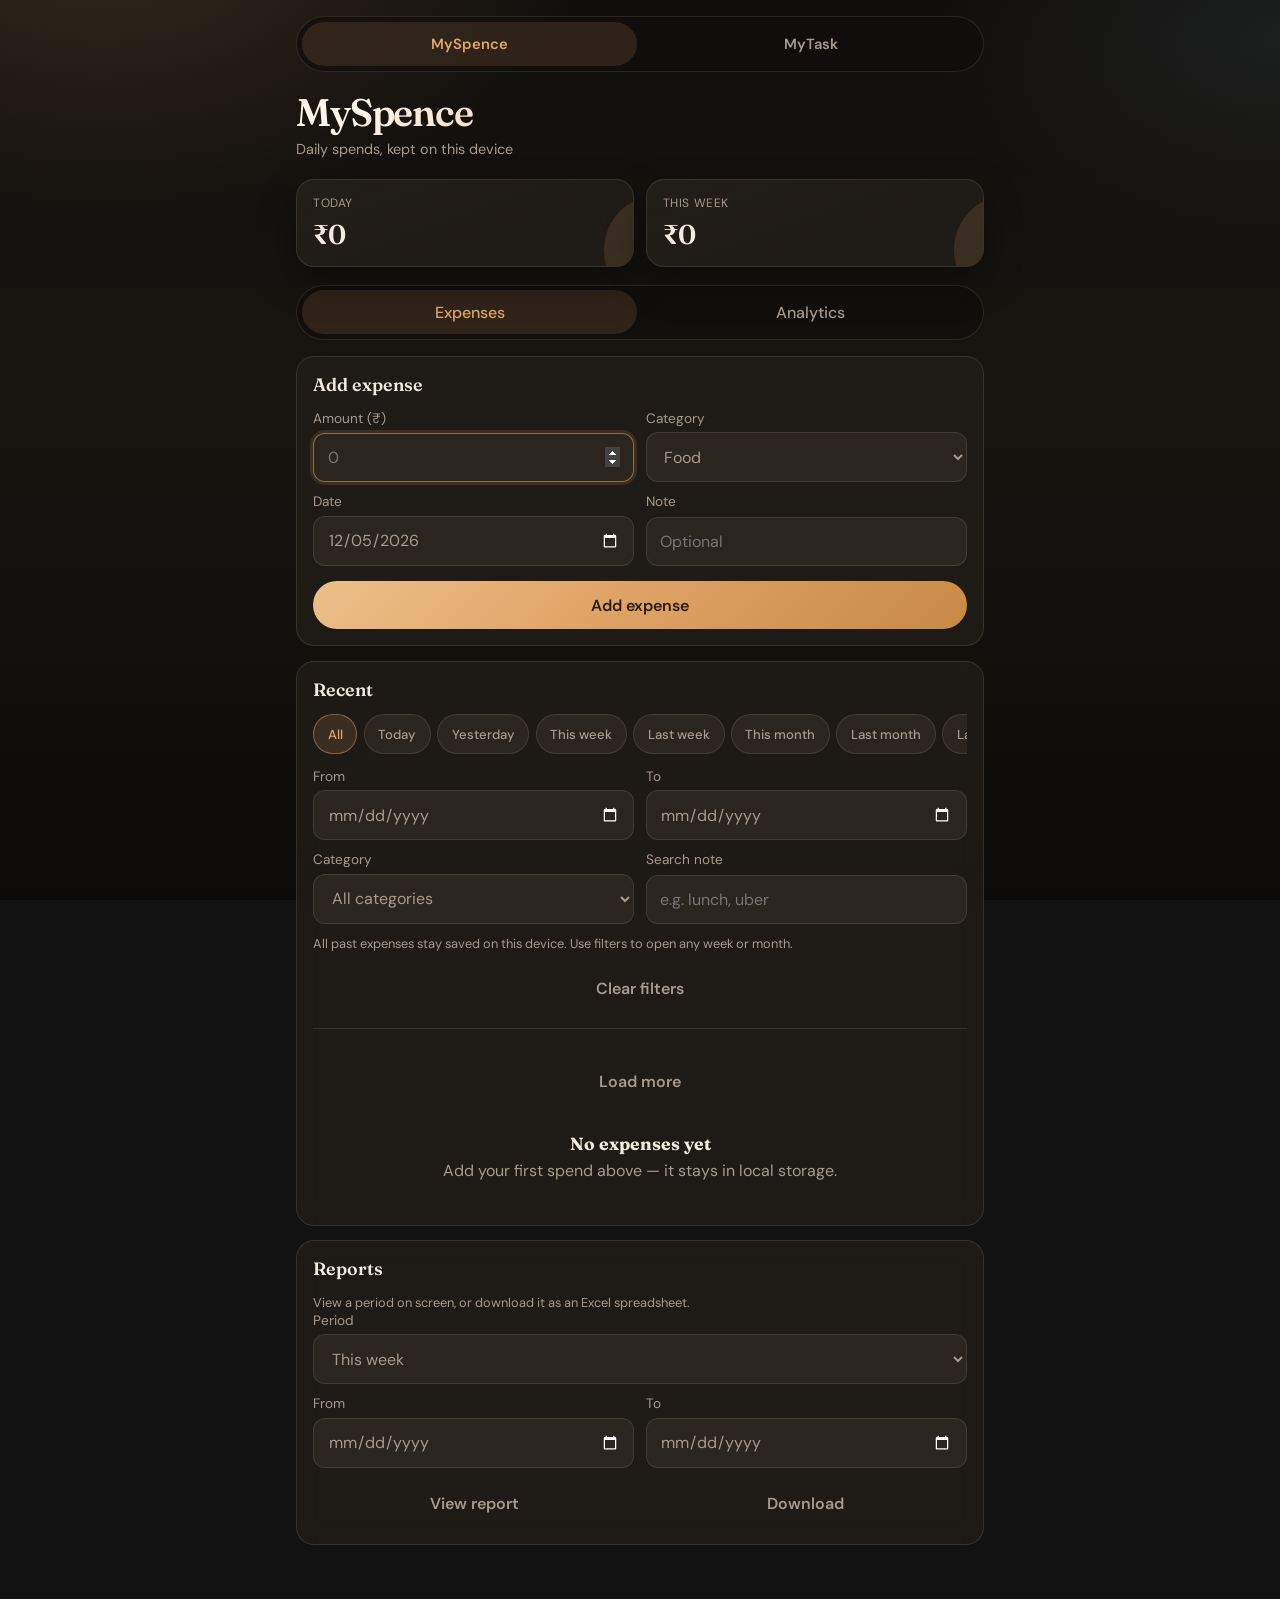
<file: index.html>
<!doctype html>
<html lang="en">
  <head>
    <meta charset="UTF-8" />
    <meta name="viewport" content="width=device-width, initial-scale=1.0, viewport-fit=cover" />
    <meta name="theme-color" content="#100e0c" />
    <meta name="apple-mobile-web-app-capable" content="yes" />
    <meta name="mobile-web-app-capable" content="yes" />
    <meta name="description" content="MySpence — simple local expense tracking" />
    <link rel="icon" href="favicon.svg" type="image/svg+xml" />
    <link rel="icon" href="icon.jpg" type="image/jpeg" />
    <link rel="apple-touch-icon" href="icon.jpg" />
    <link rel="preconnect" href="https://fonts.googleapis.com" />
    <link rel="preconnect" href="https://fonts.gstatic.com" crossorigin />
    <link href="https://fonts.googleapis.com/css2?family=DM+Sans:ital,opsz,wght@0,9..40,400;0,9..40,500;0,9..40,600;0,9..40,700&family=Fraunces:opsz,wght@9..144,500;9..144,600;9..144,700&display=swap" rel="stylesheet" />
    <link rel="stylesheet" href="styles.css" />
    <title>MySpence</title>
  </head>
  <body>
    <div class="app">
      <nav class="app-switch" aria-label="Apps">
        <a class="app-switch-link active" href="index.html">MySpence</a>
        <a class="app-switch-link" href="mytask.html">MyTask</a>
      </nav>

      <header class="brand-bar">
        <div>
          <h1 class="brand">MySpence</h1>
          <p class="brand-tag">Daily spends, kept on this device</p>
        </div>
      </header>

      <div class="summary-grid">
        <div class="summary-card">
          <p class="summary-label">Today</p>
          <p class="summary-value" id="todayTotal">₹0</p>
        </div>
        <div class="summary-card">
          <p class="summary-label">This week</p>
          <p class="summary-value" id="weekTotal">₹0</p>
        </div>
      </div>

      <nav class="tabs" aria-label="Views">
        <button type="button" class="tab active" data-tab="home">Expenses</button>
        <button type="button" class="tab" data-tab="analytics">Analytics</button>
      </nav>

      <section id="homeView">
        <div class="panel">
          <h2>Add expense</h2>
          <form class="form-grid" id="expenseForm">
            <div class="form-row">
              <label>
                Amount (₹)
                <input type="number" id="amount" inputmode="decimal" min="0" step="0.01" placeholder="0" required autofocus />
              </label>
              <label>
                Category
                <select id="category">
                  <option>Food</option>
                  <option>Transport</option>
                  <option>Shopping</option>
                  <option>Bills</option>
                  <option>Health</option>
                  <option>Entertainment</option>
                  <option>Other</option>
                </select>
              </label>
            </div>
            <div class="form-row">
              <label>
                Date
                <input type="date" id="date" required />
              </label>
              <label>
                Note
                <input type="text" id="note" placeholder="Optional" maxlength="80" />
              </label>
            </div>
            <button type="submit" class="btn btn-primary">Add expense</button>
          </form>
        </div>

        <div class="panel">
          <div class="panel-head">
            <h2>Recent</h2>
            <p class="filter-total" id="filterTotal"></p>
          </div>

          <div class="filters" id="filters">
            <div class="filter-presets" role="group" aria-label="Date presets">
              <button type="button" class="chip active" data-preset="all">All</button>
              <button type="button" class="chip" data-preset="today">Today</button>
              <button type="button" class="chip" data-preset="yesterday">Yesterday</button>
              <button type="button" class="chip" data-preset="week">This week</button>
              <button type="button" class="chip" data-preset="lastWeek">Last week</button>
              <button type="button" class="chip" data-preset="month">This month</button>
              <button type="button" class="chip" data-preset="lastMonth">Last month</button>
              <button type="button" class="chip" data-preset="last30">Last 30 days</button>
            </div>

            <div class="form-row">
              <label>
                From
                <input type="date" id="filterFrom" />
              </label>
              <label>
                To
                <input type="date" id="filterTo" />
              </label>
            </div>

            <div class="form-row">
              <label>
                Category
                <select id="filterCategory">
                  <option value="all">All categories</option>
                  <option>Food</option>
                  <option>Transport</option>
                  <option>Shopping</option>
                  <option>Bills</option>
                  <option>Health</option>
                  <option>Entertainment</option>
                  <option>Other</option>
                </select>
              </label>
              <label>
                Search note
                <input type="search" id="filterSearch" placeholder="e.g. lunch, uber" maxlength="80" />
              </label>
            </div>

            <p class="filter-hint">All past expenses stay saved on this device. Use filters to open any week or month.</p>
            <button type="button" class="btn btn-secondary" id="clearFilters">Clear filters</button>
          </div>

          <ul class="expense-list" id="expenseList"></ul>
          <button type="button" class="btn btn-secondary load-more" id="loadMore" hidden>Load more</button>
          <div class="empty" id="emptyState" hidden>
            <strong>No expenses yet</strong>
            Add your first spend above — it stays in local storage.
          </div>
          <div class="empty" id="filterEmpty" hidden>
            <strong>No matches</strong>
            Try another date range, category, or search.
          </div>
        </div>
      </section>

      <section id="analyticsView" class="panel" hidden>
        <h2>Analytics</h2>
        <p class="mood" id="monthlyMood" hidden></p>
        <div class="analytics-block">
          <p class="summary-label">Last 7 days</p>
          <div class="bar-chart" id="barChart" aria-label="Daily spend chart"></div>
        </div>
        <div class="analytics-block">
          <p class="summary-label">This week by category</p>
          <div class="cat-rows" id="catRows"></div>
          <div class="empty" id="catEmpty" hidden>
            <strong>Nothing this week</strong>
            Add a few expenses to see where money goes.
          </div>
        </div>
        <p class="insight" id="insight" hidden></p>
      </section>

      <section class="panel">
        <h2>Reports</h2>
        <p class="filter-hint">View a period on screen, or download it as an Excel spreadsheet.</p>
        <label>
          Period
          <select id="reportPeriod">
            <option value="week">This week</option>
            <option value="lastWeek">Last week</option>
            <option value="month">This month</option>
            <option value="lastMonth">Last month</option>
            <option value="year">This year</option>
            <option value="custom">Custom range</option>
          </select>
        </label>
        <div class="form-row" id="reportCustom" hidden style="margin-top:0.7rem">
          <label>
            From
            <input type="date" id="reportFrom" />
          </label>
          <label>
            To
            <input type="date" id="reportTo" />
          </label>
        </div>
        <div class="actions-row" style="margin-top:0.75rem">
          <button type="button" class="btn btn-secondary" id="viewReport" style="margin-top:0">View report</button>
          <button type="button" class="btn btn-secondary" id="exportExcel" style="margin-top:0">Download</button>
        </div>
        <div class="report-view" id="reportView" hidden></div>
      </section>
    </div>
    <script src="app.js"></script>
  </body>
</html>
</file>
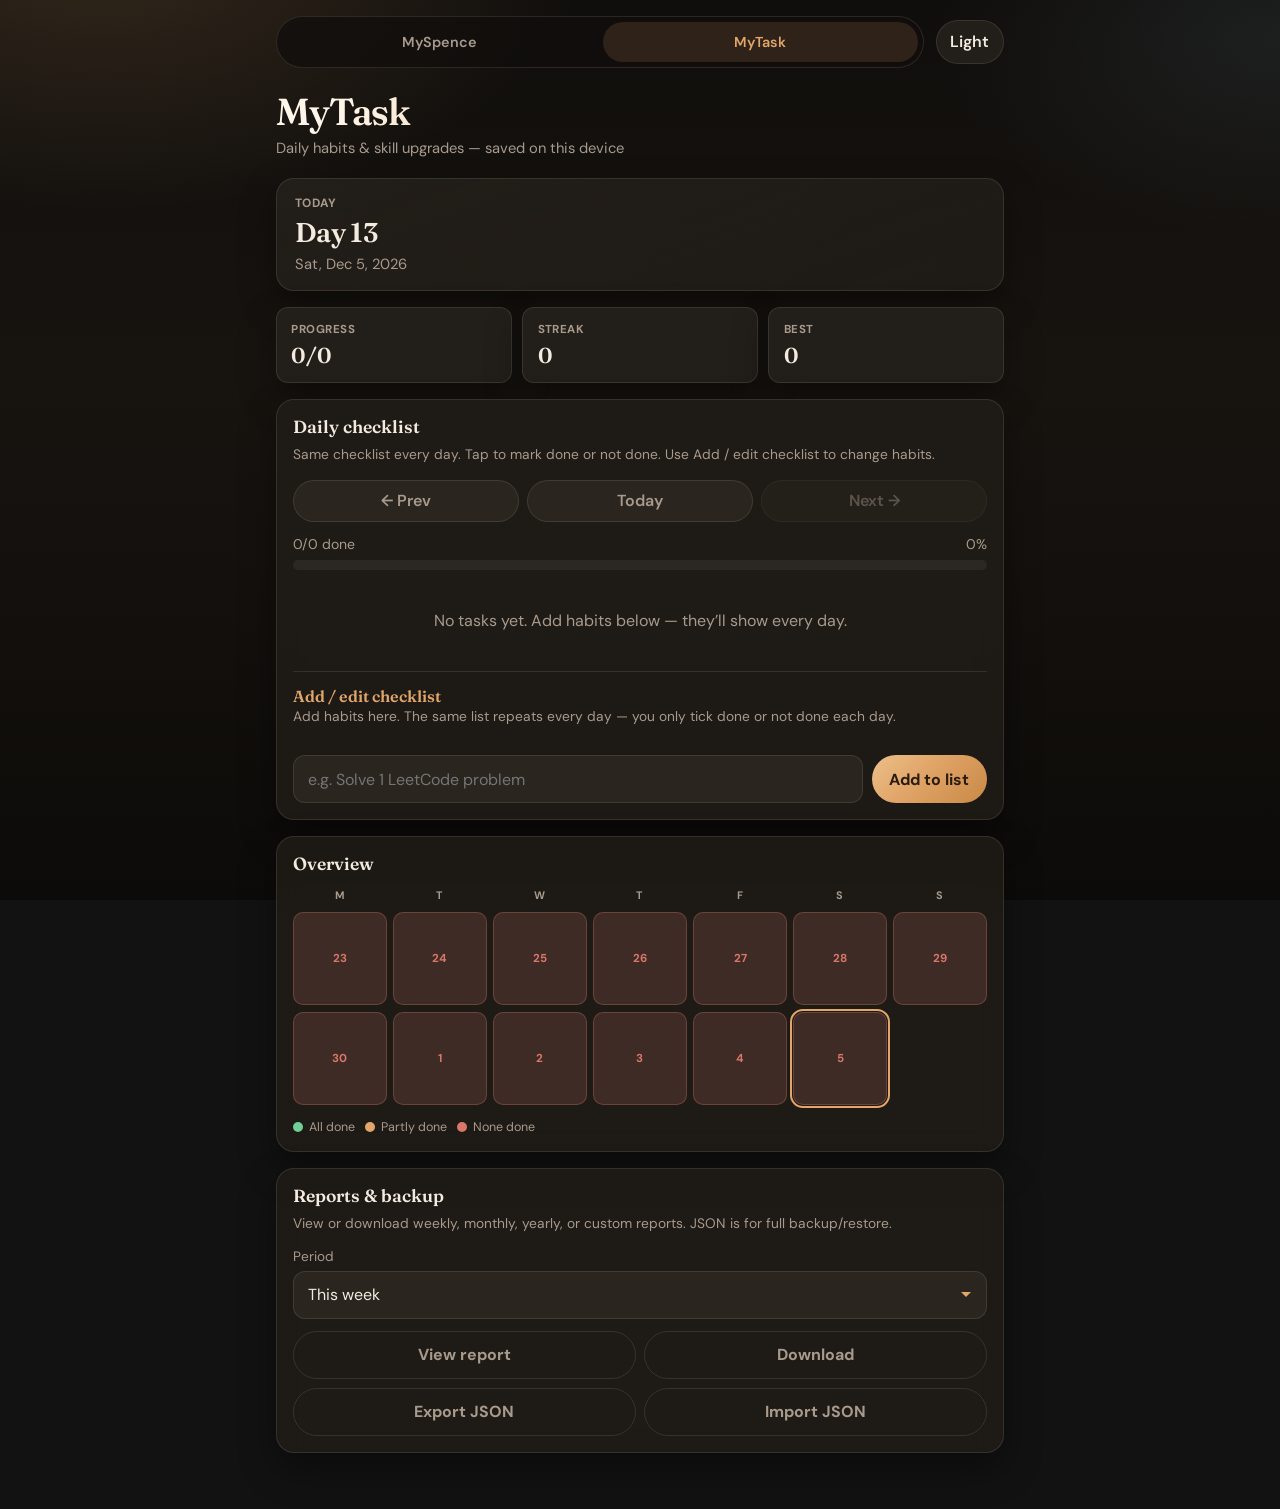
<file: mytask.html>
<!doctype html>
<html lang="en">
  <head>
    <meta charset="UTF-8" />
    <meta name="viewport" content="width=device-width, initial-scale=1.0, viewport-fit=cover" />
    <meta name="theme-color" content="#100e0c" />
    <meta name="description" content="MyTask — daily habit and skill-upgrade tracker" />
    <link rel="preconnect" href="https://fonts.googleapis.com" />
    <link rel="preconnect" href="https://fonts.gstatic.com" crossorigin />
    <link href="https://fonts.googleapis.com/css2?family=DM+Sans:ital,opsz,wght@0,9..40,400;0,9..40,500;0,9..40,600;0,9..40,700&family=Fraunces:opsz,wght@9..144,500;9..144,600;9..144,700&display=swap" rel="stylesheet" />
    <link rel="stylesheet" href="mytask.css" />
    <title>MyTask</title>
  </head>
  <body>
    <div class="app">
      <div class="topbar">
        <nav class="app-switch" aria-label="Apps">
          <a class="app-switch-link" href="index.html">MySpence</a>
          <a class="app-switch-link active" href="mytask.html">MyTask</a>
        </nav>
        <button type="button" class="icon-btn" id="themeToggle" aria-label="Toggle theme">Theme</button>
      </div>

      <header>
        <h1 class="brand">MyTask</h1>
        <p class="brand-tag">Daily habits &amp; skill upgrades — saved on this device</p>
      </header>

      <section class="day-banner">
        <p class="day-label" id="dayLabel">Tracking</p>
        <h2 class="day-title" id="dayTitle">—</h2>
        <p class="day-sub" id="daySub"></p>
      </section>

      <div id="mainApp">
        <div class="stats" id="statsRow">
          <div class="stat-card">
            <p class="stat-label">Progress</p>
            <p class="stat-value" id="progressStat">0/0</p>
          </div>
          <div class="stat-card">
            <p class="stat-label">Streak</p>
            <p class="stat-value" id="streakStat">0</p>
          </div>
          <div class="stat-card">
            <p class="stat-label">Best</p>
            <p class="stat-value" id="bestStat">0</p>
          </div>
        </div>

        <section class="panel">
          <div class="panel-head">
            <h2 id="listHeading">Daily checklist</h2>
          </div>
          <p class="list-hint" id="listHint">Same checklist every day. Tap to mark done or not done. Day 1 starts 23 Nov 2026.</p>

          <div class="nav-day" id="navDay">
            <button type="button" id="prevDay">← Prev</button>
            <button type="button" id="todayBtn">Today</button>
            <button type="button" id="nextDay">Next →</button>
          </div>

          <div class="progress-wrap" id="progressWrap">
            <div class="progress-meta">
              <span id="progressText">0/0 done</span>
              <span id="progressPct">0%</span>
            </div>
            <div class="progress-track">
              <div class="progress-fill" id="progressFill"></div>
            </div>
          </div>

          <ul class="task-list" id="taskList"></ul>
          <div class="empty" id="emptyTasks" hidden>No tasks yet. Add habits below — they’ll show every day.</div>

          <div class="manage always-open" id="manageTasks">
            <h3 class="manage-title">Add / edit checklist</h3>
            <p class="list-hint">Add habits here. The same list repeats every day — you only tick done or not done each day.</p>
            <ul class="task-list manage-list" id="manageList"></ul>
            <form class="add-row" id="addForm">
              <input
                type="text"
                id="taskInput"
                placeholder="e.g. Solve 1 LeetCode problem"
                maxlength="120"
                required
                autocomplete="off"
              />
              <button type="submit" class="btn btn-primary">Add to list</button>
            </form>
          </div>
        </section>

        <section class="panel" id="overviewPanel">
          <h2>Overview</h2>
          <div class="calendar" id="calendar" aria-label="Day overview calendar"></div>
          <div class="legend">
            <span><i class="dot done"></i> All done</span>
            <span><i class="dot partial"></i> Partly done</span>
            <span><i class="dot missed"></i> None done</span>
          </div>
        </section>

        <section class="panel">
          <h2>Reports &amp; backup</h2>
          <p class="list-hint">View or download weekly, monthly, yearly, or custom reports. JSON is for full backup/restore.</p>
          <label>
            Period
            <select id="reportPeriod">
              <option value="week">This week</option>
              <option value="lastWeek">Last week</option>
              <option value="month">This month</option>
              <option value="lastMonth">Last month</option>
              <option value="year">This year</option>
              <option value="custom">Custom range</option>
            </select>
          </label>
          <div class="form-row" id="reportCustom" hidden style="margin-top:0.7rem">
            <label>
              From
              <input type="date" id="reportFrom" />
            </label>
            <label>
              To
              <input type="date" id="reportTo" />
            </label>
          </div>
          <div class="actions-row" style="margin-top:0.75rem">
            <button type="button" class="btn btn-secondary" id="viewReportBtn" style="margin-top:0">View report</button>
            <button type="button" class="btn btn-secondary" id="exportExcelBtn" style="margin-top:0">Download</button>
          </div>
          <div class="report-view" id="reportView" hidden></div>
          <div class="actions-row" style="margin-top:0.55rem">
            <button type="button" class="btn btn-secondary" id="exportBtn" style="margin-top:0">Export JSON</button>
            <button type="button" class="btn btn-secondary" id="importBtn" style="margin-top:0">Import JSON</button>
          </div>
          <input type="file" id="importFile" accept="application/json,.json" hidden />
        </section>
      </div>
    </div>

    <script src="mytask.js"></script>
  </body>
</html>
</file>
<file: styles.css>
:root {
  --bg-deep: #100e0c;
  --bg: #171410;
  --bg-elevated: #221e19;
  --bg-soft: #2a251f;
  --line: rgba(232, 214, 190, 0.12);
  --text: #f4ebe0;
  --text-muted: #a89a8c;
  --accent: #e2a66a;
  --accent-soft: rgba(226, 166, 106, 0.14);
  --accent-strong: #c88945;
  --accent-ink: #2a1c0f;
  --danger: #d9786a;
  --danger-soft: rgba(217, 120, 106, 0.14);
  --radius: 18px;
  --radius-sm: 12px;
  --shadow: 0 16px 36px rgba(0, 0, 0, 0.38);
  --font: 'DM Sans', system-ui, sans-serif;
  --display: 'Fraunces', Georgia, serif;
  --safe-bottom: env(safe-area-inset-bottom, 0px);
  --safe-top: env(safe-area-inset-top, 0px);
  color-scheme: dark;
}

*,
*::before,
*::after {
  box-sizing: border-box;
}

html {
  -webkit-text-size-adjust: 100%;
}

html,
body {
  min-height: 100%;
}

body {
  margin: 0;
  font-family: var(--font);
  color: var(--text);
  background:
    radial-gradient(900px 520px at 8% -8%, rgba(226, 166, 106, 0.18), transparent 55%),
    radial-gradient(720px 420px at 100% 4%, rgba(120, 148, 168, 0.12), transparent 48%),
    linear-gradient(180deg, var(--bg-deep), var(--bg) 42%, #0d0b09);
  background-attachment: fixed;
  -webkit-font-smoothing: antialiased;
}

button,
input,
select {
  font: inherit;
  color: inherit;
}

button {
  cursor: pointer;
  -webkit-tap-highlight-color: transparent;
  touch-action: manipulation;
}

.app {
  width: min(720px, 100%);
  margin: 0 auto;
  padding: calc(1rem + var(--safe-top)) 1rem calc(2.5rem + var(--safe-bottom));
}

.app-switch {
  display: flex;
  gap: 0.35rem;
  margin-bottom: 1rem;
  padding: 0.3rem;
  border-radius: 999px;
  background: rgba(16, 14, 12, 0.75);
  border: 1px solid var(--line);
}

.app-switch-link {
  flex: 1;
  text-align: center;
  text-decoration: none;
  color: var(--text-muted);
  padding: 0.65rem 0.7rem;
  min-height: 44px;
  border-radius: 999px;
  font-weight: 600;
  font-size: 0.92rem;
  display: inline-flex;
  align-items: center;
  justify-content: center;
}

.app-switch-link.active {
  background: var(--accent-soft);
  color: var(--accent);
}

.app-switch-link:hover:not(.active) {
  color: var(--text);
}

.brand-bar {
  margin-bottom: 1.25rem;
  animation: rise 0.5s ease both;
}

.brand {
  font-family: var(--display);
  font-size: clamp(1.9rem, 7vw, 2.4rem);
  font-weight: 600;
  letter-spacing: -0.03em;
  margin: 0;
  background: linear-gradient(120deg, #fff6ea 10%, var(--accent) 75%);
  -webkit-background-clip: text;
  background-clip: text;
  color: transparent;
}

.brand-tag {
  margin: 0.2rem 0 0;
  color: var(--text-muted);
  font-size: 0.9rem;
  line-height: 1.4;
  max-width: 28ch;
}

.summary-grid {
  display: grid;
  grid-template-columns: 1fr 1fr;
  gap: 0.7rem;
  margin-bottom: 1.1rem;
}

.summary-card {
  position: relative;
  overflow: hidden;
  border: 1px solid var(--line);
  border-radius: var(--radius);
  background: linear-gradient(160deg, var(--bg-elevated), rgba(34, 30, 25, 0.72));
  padding: 0.95rem 1rem;
  box-shadow: var(--shadow);
  animation: rise 0.55s ease both;
  min-width: 0;
}

.summary-card:nth-child(2) {
  animation-delay: 0.06s;
}

.summary-card::after {
  content: '';
  position: absolute;
  inset: auto -24% -45% auto;
  width: 110px;
  height: 110px;
  border-radius: 50%;
  background: var(--accent-soft);
}

.summary-label {
  position: relative;
  z-index: 1;
  margin: 0;
  color: var(--text-muted);
  font-size: 0.75rem;
  letter-spacing: 0.05em;
  text-transform: uppercase;
}

.summary-value {
  position: relative;
  z-index: 1;
  margin: 0.35rem 0 0;
  font-family: var(--display);
  font-size: clamp(1.25rem, 5.5vw, 1.7rem);
  font-weight: 600;
  letter-spacing: -0.02em;
  word-break: break-word;
}

.panel {
  border: 1px solid var(--line);
  border-radius: var(--radius);
  background: rgba(34, 30, 25, 0.78);
  backdrop-filter: blur(12px);
  padding: 1rem;
  margin-bottom: 0.9rem;
  animation: rise 0.6s ease both;
}

.panel h2 {
  margin: 0 0 0.85rem;
  font-family: var(--display);
  font-size: 1.12rem;
  font-weight: 600;
}

.panel-head {
  display: flex;
  align-items: baseline;
  justify-content: space-between;
  gap: 0.6rem;
  margin-bottom: 0.85rem;
  flex-wrap: wrap;
}

.panel-head h2 {
  margin: 0;
}

.filter-total {
  margin: 0;
  color: var(--text-muted);
  font-size: 0.82rem;
  font-variant-numeric: tabular-nums;
}

.filters {
  display: grid;
  gap: 0.7rem;
  margin-bottom: 1rem;
  padding-bottom: 1rem;
  border-bottom: 1px solid var(--line);
}

.filter-presets {
  display: flex;
  gap: 0.4rem;
  overflow-x: auto;
  padding-bottom: 0.15rem;
  scrollbar-width: none;
  -webkit-overflow-scrolling: touch;
}

.filter-presets::-webkit-scrollbar {
  display: none;
}

.chip {
  flex: 0 0 auto;
  border: 1px solid var(--line);
  border-radius: 999px;
  background: var(--bg-soft);
  color: var(--text-muted);
  padding: 0.5rem 0.85rem;
  min-height: 40px;
  font-size: 0.82rem;
  font-weight: 500;
  transition: background 0.15s ease, color 0.15s ease, border-color 0.15s ease;
}

.chip:hover {
  color: var(--text);
  border-color: rgba(226, 166, 106, 0.4);
}

.chip.active {
  background: var(--accent-soft);
  border-color: rgba(226, 166, 106, 0.45);
  color: var(--accent);
}

.btn-secondary {
  width: 100%;
  min-height: 44px;
  background: transparent;
  border: 1px solid var(--line);
  color: var(--text-muted);
}

.btn-secondary:hover {
  color: var(--text);
  border-color: rgba(226, 166, 106, 0.4);
  background: var(--accent-soft);
}

.filter-hint {
  margin: 0;
  color: var(--text-muted);
  font-size: 0.8rem;
  line-height: 1.4;
}

.load-more {
  margin-top: 0.75rem;
}

.actions-row {
  display: grid;
  grid-template-columns: 1fr 1fr;
  gap: 0.55rem;
}

.report-view {
  margin-top: 1rem;
  padding-top: 1rem;
  border-top: 1px solid var(--line);
}

.report-summary {
  display: grid;
  grid-template-columns: repeat(3, minmax(0, 1fr));
  gap: 0.55rem;
  margin-bottom: 0.85rem;
}

.report-summary .stat-card {
  padding: 0.7rem 0.75rem;
  border-radius: var(--radius-sm);
  background: var(--bg-soft);
  border: 1px solid var(--line);
}

.report-summary .stat-label {
  margin: 0;
  color: var(--text-muted);
  font-size: 0.7rem;
  letter-spacing: 0.04em;
  text-transform: uppercase;
  font-weight: 700;
}

.report-summary .stat-value {
  margin: 0.25rem 0 0;
  font-family: var(--display);
  font-size: 1.05rem;
  font-weight: 600;
}

.report-table-wrap {
  overflow-x: auto;
  -webkit-overflow-scrolling: touch;
}

.report-table {
  width: 100%;
  border-collapse: collapse;
  font-size: 0.85rem;
}

.report-table th,
.report-table td {
  text-align: left;
  padding: 0.55rem 0.45rem;
  border-bottom: 1px solid var(--line);
  vertical-align: top;
}

.report-table th {
  color: var(--text-muted);
  font-size: 0.72rem;
  letter-spacing: 0.04em;
  text-transform: uppercase;
}

.report-empty {
  text-align: center;
  color: var(--text-muted);
  padding: 1rem 0.5rem;
}

@media (max-width: 560px) {
  .report-summary {
    grid-template-columns: 1fr;
  }
}

.form-grid {
  display: grid;
  gap: 0.7rem;
}

.form-row {
  display: grid;
  grid-template-columns: 1fr 1fr;
  gap: 0.7rem;
}

label {
  display: grid;
  gap: 0.35rem;
  font-size: 0.85rem;
  color: var(--text-muted);
}

input,
select {
  width: 100%;
  border: 1px solid var(--line);
  border-radius: var(--radius-sm);
  background: var(--bg-soft);
  padding: 0.78rem 0.85rem;
  min-height: 48px;
  font-size: 16px;
  outline: none;
  transition: border-color 0.15s ease, box-shadow 0.15s ease;
}

input:focus,
select:focus {
  border-color: rgba(226, 166, 106, 0.55);
  box-shadow: 0 0 0 3px var(--accent-soft);
}

.btn {
  display: inline-flex;
  align-items: center;
  justify-content: center;
  border: none;
  border-radius: 999px;
  padding: 0.8rem 1.15rem;
  min-height: 48px;
  font-weight: 600;
  transition: transform 0.15s ease, background 0.15s ease;
}

.btn:active {
  transform: scale(0.98);
}

.btn-primary {
  background: linear-gradient(135deg, #ebc08a, var(--accent) 40%, var(--accent-strong));
  color: var(--accent-ink);
  width: 100%;
  margin-top: 0.25rem;
}

.btn-ghost {
  background: transparent;
  color: var(--text-muted);
  padding: 0.45rem 0.65rem;
  min-height: 40px;
  border-radius: 10px;
}

.btn-ghost:hover {
  color: var(--danger);
  background: var(--danger-soft);
}

.tabs {
  display: flex;
  gap: 0.35rem;
  margin-bottom: 1rem;
  padding: 0.3rem;
  border-radius: 999px;
  background: rgba(16, 14, 12, 0.75);
  border: 1px solid var(--line);
}

.tab {
  flex: 1;
  border: none;
  border-radius: 999px;
  background: transparent;
  color: var(--text-muted);
  padding: 0.7rem 0.65rem;
  min-height: 44px;
  font-weight: 500;
}

.tab.active {
  background: var(--accent-soft);
  color: var(--accent);
}

.expense-list {
  list-style: none;
  margin: 0;
  padding: 0;
  display: grid;
  gap: 0.55rem;
}

.expense-item {
  display: grid;
  grid-template-columns: auto 1fr auto;
  gap: 0.7rem;
  align-items: center;
  padding: 0.85rem 0.85rem;
  border-radius: var(--radius-sm);
  background: var(--bg-soft);
  border: 1px solid transparent;
  animation: rise 0.35s ease both;
}

.expense-item:hover {
  border-color: var(--line);
}

.cat-dot {
  width: 10px;
  height: 10px;
  border-radius: 50%;
}

.expense-main {
  min-width: 0;
}

.expense-top {
  display: flex;
  align-items: baseline;
  justify-content: space-between;
  gap: 0.5rem;
}

.expense-cat {
  font-weight: 600;
  font-size: 0.95rem;
}

.expense-amount {
  font-weight: 700;
  font-variant-numeric: tabular-nums;
  color: var(--accent);
}

.expense-meta {
  margin-top: 0.2rem;
  color: var(--text-muted);
  font-size: 0.8rem;
  white-space: nowrap;
  overflow: hidden;
  text-overflow: ellipsis;
}

.empty {
  text-align: center;
  padding: 1.75rem 1rem;
  color: var(--text-muted);
}

.empty strong {
  display: block;
  color: var(--text);
  font-family: var(--display);
  font-size: 1.1rem;
  margin-bottom: 0.35rem;
}

.analytics-block {
  margin-bottom: 1.25rem;
}

.bar-chart {
  display: grid;
  grid-template-columns: repeat(7, minmax(0, 1fr));
  gap: 0.35rem;
  align-items: end;
  height: 140px;
  margin-top: 0.75rem;
}

.bar-col {
  display: grid;
  grid-template-rows: 1fr auto auto;
  gap: 0.25rem;
  height: 100%;
  align-items: end;
  text-align: center;
  min-width: 0;
}

.bar-track {
  height: 100%;
  display: flex;
  align-items: flex-end;
}

.bar {
  width: 100%;
  min-height: 4px;
  border-radius: 8px 8px 4px 4px;
  background: linear-gradient(180deg, #ebc08a, rgba(226, 166, 106, 0.3));
  transition: height 0.45s cubic-bezier(0.22, 1, 0.36, 1);
}

.bar-label {
  font-size: 0.65rem;
  color: var(--text-muted);
}

.bar-value {
  font-size: 0.62rem;
  color: var(--text);
  opacity: 0.85;
  font-variant-numeric: tabular-nums;
}

.cat-rows {
  display: grid;
  gap: 0.65rem;
  margin-top: 0.75rem;
}

.cat-row {
  display: grid;
  gap: 0.35rem;
}

.cat-row-head {
  display: flex;
  justify-content: space-between;
  gap: 0.5rem;
  font-size: 0.88rem;
}

.cat-row-head span:last-child {
  font-variant-numeric: tabular-nums;
  color: var(--text-muted);
  text-align: right;
}

.cat-track {
  height: 8px;
  border-radius: 999px;
  background: rgba(255, 255, 255, 0.06);
  overflow: hidden;
}

.cat-fill {
  height: 100%;
  border-radius: inherit;
  transition: width 0.5s cubic-bezier(0.22, 1, 0.36, 1);
}

.insight {
  margin-top: 1rem;
  padding: 0.85rem 0.95rem;
  border-radius: var(--radius-sm);
  background: var(--accent-soft);
  border: 1px solid rgba(226, 166, 106, 0.24);
  color: var(--text);
  font-size: 0.92rem;
  line-height: 1.45;
}

.insight em {
  font-style: normal;
  font-weight: 700;
  color: var(--accent);
}

.mood {
  margin: 0 0 1.15rem;
  padding: 0.95rem 1rem;
  border-radius: var(--radius-sm);
  background: linear-gradient(135deg, rgba(226, 166, 106, 0.16), rgba(122, 163, 196, 0.1));
  border: 1px solid rgba(226, 166, 106, 0.28);
  color: var(--text);
  font-family: var(--display);
  font-size: 1.05rem;
  font-weight: 500;
  line-height: 1.45;
  letter-spacing: -0.01em;
}

.mood em {
  font-style: normal;
  font-weight: 700;
  color: var(--accent);
}

.mood .mood-label {
  display: block;
  margin-bottom: 0.3rem;
  font-family: var(--font);
  font-size: 0.72rem;
  font-weight: 600;
  letter-spacing: 0.06em;
  text-transform: uppercase;
  color: var(--text-muted);
}

@keyframes rise {
  from {
    opacity: 0;
    transform: translateY(10px);
  }
  to {
    opacity: 1;
    transform: translateY(0);
  }
}

@media (max-width: 560px) {
  .app {
    padding-left: 0.85rem;
    padding-right: 0.85rem;
  }

  .form-row {
    grid-template-columns: 1fr;
  }

  .panel {
    padding: 0.9rem;
    border-radius: 16px;
  }

  .expense-item {
    grid-template-columns: auto 1fr;
    grid-template-areas:
      'dot main'
      'dot actions';
    row-gap: 0.35rem;
  }

  .expense-item .cat-dot {
    grid-area: dot;
    align-self: start;
    margin-top: 0.45rem;
  }

  .expense-item .expense-main {
    grid-area: main;
  }

  .expense-item .btn-ghost {
    grid-area: actions;
    justify-self: start;
    margin-left: 0;
  }

  .summary-grid {
    gap: 0.55rem;
  }

  .bar-chart {
    height: 120px;
    gap: 0.28rem;
  }
}

@media (max-width: 360px) {
  .summary-grid {
    grid-template-columns: 1fr;
  }
}

@media (prefers-reduced-motion: reduce) {
  *,
  *::before,
  *::after {
    animation: none !important;
    transition: none !important;
  }
}
</file>
<file: mytask.css>
:root,
[data-theme='dark'] {
  --bg-deep: #100e0c;
  --bg: #171410;
  --bg-elevated: #221e19;
  --bg-soft: #2a251f;
  --line: rgba(232, 214, 190, 0.12);
  --text: #f4ebe0;
  --text-muted: #a89a8c;
  --accent: #e2a66a;
  --accent-soft: rgba(226, 166, 106, 0.14);
  --accent-strong: #c88945;
  --accent-ink: #2a1c0f;
  --done: #6fcf97;
  --partial: #e2a66a;
  --missed: #d9786a;
  --danger: #d9786a;
  --danger-soft: rgba(217, 120, 106, 0.14);
  --shadow: 0 16px 36px rgba(0, 0, 0, 0.38);
  --radius: 18px;
  --radius-sm: 12px;
  --font: 'DM Sans', system-ui, sans-serif;
  --display: 'Fraunces', Georgia, serif;
  --safe-bottom: env(safe-area-inset-bottom, 0px);
  --safe-top: env(safe-area-inset-top, 0px);
  color-scheme: dark;
}

[data-theme='light'] {
  --bg-deep: #f3ebe1;
  --bg: #f7f1ea;
  --bg-elevated: #fffaf4;
  --bg-soft: #efe4d6;
  --line: rgba(42, 28, 15, 0.12);
  --text: #2a1c0f;
  --text-muted: #7a6a58;
  --accent: #c88945;
  --accent-soft: rgba(200, 137, 69, 0.16);
  --accent-strong: #a86f32;
  --accent-ink: #fff8f0;
  --done: #3f8f63;
  --partial: #c88945;
  --missed: #c45c4a;
  --danger: #c45c4a;
  --danger-soft: rgba(196, 92, 74, 0.12);
  --shadow: 0 14px 32px rgba(42, 28, 15, 0.08);
  color-scheme: light;
}

*,
*::before,
*::after {
  box-sizing: border-box;
}

html {
  -webkit-text-size-adjust: 100%;
}

body {
  margin: 0;
  min-height: 100vh;
  font-family: var(--font);
  color: var(--text);
  background:
    radial-gradient(900px 520px at 8% -8%, rgba(226, 166, 106, 0.18), transparent 55%),
    radial-gradient(720px 420px at 100% 4%, rgba(120, 148, 168, 0.12), transparent 48%),
    linear-gradient(180deg, var(--bg-deep), var(--bg) 42%, #0d0b09);
  background-attachment: fixed;
  -webkit-font-smoothing: antialiased;
}

[data-theme='light'] body {
  background:
    radial-gradient(900px 520px at 8% -8%, rgba(226, 166, 106, 0.22), transparent 55%),
    radial-gradient(720px 420px at 100% 4%, rgba(120, 148, 168, 0.1), transparent 48%),
    linear-gradient(180deg, #f7f1ea, #efe6da 50%, #e8ddd0);
}

button,
input,
select,
textarea {
  font: inherit;
  color: inherit;
}

button {
  cursor: pointer;
  -webkit-tap-highlight-color: transparent;
  touch-action: manipulation;
}

label {
  display: grid;
  gap: 0.35rem;
  font-size: 0.85rem;
  color: var(--text-muted);
}

select,
input[type='date'],
input[type='text'],
input[type='search'],
input[type='number'] {
  width: 100%;
  border: 1px solid var(--line);
  border-radius: var(--radius-sm);
  background: var(--bg-soft);
  color: var(--text);
  padding: 0.75rem 0.85rem;
  min-height: 48px;
  font-size: 16px;
  outline: none;
  transition: border-color 0.15s ease, box-shadow 0.15s ease;
  appearance: none;
  -webkit-appearance: none;
}

select {
  background-image: url("data:image/svg+xml,%3Csvg xmlns='http://www.w3.org/2000/svg' width='12' height='8' viewBox='0 0 12 8'%3E%3Cpath fill='%23e2a66a' d='M1 1l5 5 5-5'/%3E%3C/svg%3E");
  background-repeat: no-repeat;
  background-position: right 0.9rem center;
  padding-right: 2.4rem;
  cursor: pointer;
}

select:focus,
input:focus {
  border-color: rgba(226, 166, 106, 0.55);
  box-shadow: 0 0 0 3px var(--accent-soft);
}

select option {
  background: var(--bg-elevated);
  color: var(--text);
}

.app {
  width: min(760px, 100%);
  margin: 0 auto;
  padding: calc(1rem + var(--safe-top)) 1rem calc(2.5rem + var(--safe-bottom));
}

.topbar {
  display: flex;
  align-items: center;
  justify-content: space-between;
  gap: 0.75rem;
  margin-bottom: 1.25rem;
}

.app-switch {
  display: flex;
  flex: 1;
  gap: 0.35rem;
  padding: 0.3rem;
  border-radius: 999px;
  background: rgba(16, 14, 12, 0.75);
  border: 1px solid var(--line);
}

[data-theme='light'] .app-switch {
  background: rgba(255, 250, 244, 0.9);
}

.app-switch-link {
  flex: 1;
  text-align: center;
  text-decoration: none;
  color: var(--text-muted);
  padding: 0.55rem 0.65rem;
  min-height: 40px;
  border-radius: 999px;
  font-weight: 600;
  font-size: 0.9rem;
  display: inline-flex;
  align-items: center;
  justify-content: center;
}

.app-switch-link.active {
  background: var(--accent-soft);
  color: var(--accent);
}

.app-switch-link:hover:not(.active) {
  color: var(--text);
}

.icon-btn {
  border: 1px solid var(--line);
  background: var(--bg-elevated);
  color: var(--text);
  border-radius: 999px;
  min-width: 44px;
  min-height: 44px;
  padding: 0.55rem 0.85rem;
  font-weight: 600;
}

.icon-btn:hover {
  border-color: rgba(226, 166, 106, 0.4);
  background: var(--accent-soft);
}

.brand {
  margin: 0 0 0.2rem;
  font-family: var(--display);
  font-size: clamp(1.8rem, 6vw, 2.35rem);
  font-weight: 600;
  letter-spacing: -0.03em;
  background: linear-gradient(120deg, #fff6ea 10%, var(--accent) 75%);
  -webkit-background-clip: text;
  background-clip: text;
  color: transparent;
}

[data-theme='light'] .brand {
  background: linear-gradient(120deg, #2a1c0f 10%, var(--accent) 80%);
  -webkit-background-clip: text;
  background-clip: text;
}

.brand-tag {
  margin: 0;
  color: var(--text-muted);
  font-size: 0.92rem;
  line-height: 1.4;
}

.day-banner {
  margin: 1.25rem 0 1rem;
  padding: 1rem 1.1rem;
  border-radius: var(--radius);
  background: linear-gradient(160deg, var(--bg-elevated), rgba(34, 30, 25, 0.72));
  border: 1px solid var(--line);
  box-shadow: var(--shadow);
}

[data-theme='light'] .day-banner {
  background: linear-gradient(160deg, var(--bg-elevated), #f3e8db);
}

.day-label {
  margin: 0;
  font-size: 0.75rem;
  letter-spacing: 0.06em;
  text-transform: uppercase;
  color: var(--text-muted);
  font-weight: 700;
}

.day-title {
  margin: 0.25rem 0 0;
  font-family: var(--display);
  font-size: clamp(1.35rem, 4.5vw, 1.7rem);
  font-weight: 600;
  letter-spacing: -0.02em;
}

.day-sub {
  margin: 0.3rem 0 0;
  color: var(--text-muted);
  font-size: 0.92rem;
}

.stats {
  display: grid;
  grid-template-columns: repeat(3, 1fr);
  gap: 0.65rem;
  margin-bottom: 1rem;
}

.stat-card {
  padding: 0.85rem 0.9rem;
  border-radius: var(--radius-sm);
  background: var(--bg-elevated);
  border: 1px solid var(--line);
  min-width: 0;
  box-shadow: var(--shadow);
}

.stat-label {
  margin: 0;
  color: var(--text-muted);
  font-size: 0.72rem;
  letter-spacing: 0.04em;
  text-transform: uppercase;
  font-weight: 700;
}

.stat-value {
  margin: 0.3rem 0 0;
  font-family: var(--display);
  font-size: clamp(1.1rem, 4vw, 1.35rem);
  font-weight: 600;
}

.panel {
  margin-bottom: 1rem;
  padding: 1rem;
  border-radius: var(--radius);
  background: rgba(34, 30, 25, 0.78);
  backdrop-filter: blur(12px);
  border: 1px solid var(--line);
  box-shadow: var(--shadow);
}

[data-theme='light'] .panel {
  background: rgba(255, 250, 244, 0.92);
}

.panel h2 {
  margin: 0 0 0.85rem;
  font-family: var(--display);
  font-size: 1.1rem;
  font-weight: 600;
}

.panel-head {
  display: flex;
  align-items: center;
  justify-content: space-between;
  gap: 0.75rem;
  margin-bottom: 0.85rem;
}

.panel-head h2 {
  margin: 0;
}

.list-hint {
  margin: -0.35rem 0 0.9rem;
  color: var(--text-muted);
  font-size: 0.86rem;
  line-height: 1.45;
}

.manage {
  margin-top: 1rem;
  padding-top: 0.85rem;
  border-top: 1px solid var(--line);
}

.manage-title {
  margin: 0 0 0.45rem;
  font-family: var(--display);
  font-size: 1rem;
  font-weight: 600;
  color: var(--accent);
}

.manage-list {
  margin-top: 0.75rem;
}

.manage-list .task-item {
  grid-template-columns: 1fr auto;
}

.progress-wrap {
  margin-bottom: 1rem;
}

.progress-meta {
  display: flex;
  justify-content: space-between;
  gap: 0.5rem;
  margin-bottom: 0.45rem;
  font-size: 0.88rem;
  color: var(--text-muted);
}

.progress-track {
  height: 10px;
  border-radius: 999px;
  background: rgba(255, 255, 255, 0.06);
  overflow: hidden;
}

[data-theme='light'] .progress-track {
  background: rgba(42, 28, 15, 0.08);
}

.progress-fill {
  height: 100%;
  width: 0%;
  border-radius: inherit;
  background: linear-gradient(90deg, #ebc08a, var(--accent), var(--accent-strong));
  transition: width 0.35s ease;
}

.task-list {
  list-style: none;
  margin: 0;
  padding: 0;
  display: grid;
  gap: 0.55rem;
}

.task-item {
  display: grid;
  grid-template-columns: auto 1fr auto;
  gap: 0.7rem;
  align-items: center;
  padding: 0.75rem 0.8rem;
  border-radius: var(--radius-sm);
  background: var(--bg-soft);
  border: 1px solid transparent;
}

.task-item.done {
  border-color: rgba(226, 166, 106, 0.3);
}

.task-item.tickable {
  cursor: pointer;
}

.task-item.tickable:hover {
  border-color: rgba(226, 166, 106, 0.35);
}

.check {
  width: 34px;
  height: 34px;
  border-radius: 10px;
  border: 2px solid var(--line);
  background: var(--bg-elevated);
  display: grid;
  place-items: center;
  flex-shrink: 0;
  transition: transform 0.18s ease, background 0.18s ease, border-color 0.18s ease;
  pointer-events: none;
}

.check.checked {
  background: linear-gradient(135deg, #ebc08a, var(--accent));
  border-color: var(--accent);
  color: var(--accent-ink);
  animation: pop 0.28s ease;
}

.check svg {
  width: 16px;
  height: 16px;
  opacity: 0;
  transform: scale(0.6);
  transition: opacity 0.15s ease, transform 0.15s ease;
}

.check.checked svg {
  opacity: 1;
  transform: scale(1);
}

.task-title {
  margin: 0;
  font-weight: 600;
  line-height: 1.35;
  word-break: break-word;
}

.task-item.done .task-title {
  text-decoration: line-through;
  color: var(--text-muted);
}

.task-actions {
  display: flex;
  gap: 0.25rem;
}

.ghost {
  border: none;
  background: transparent;
  color: var(--text-muted);
  padding: 0.4rem 0.55rem;
  border-radius: 8px;
  min-height: 40px;
  font-size: 0.82rem;
  font-weight: 600;
}

.ghost:hover {
  background: var(--danger-soft);
  color: var(--danger);
}

.ghost.edit:hover {
  background: var(--accent-soft);
  color: var(--accent);
}

.add-row {
  display: grid;
  grid-template-columns: 1fr auto;
  gap: 0.55rem;
  margin-top: 0.85rem;
}

.add-row input {
  width: 100%;
  min-height: 48px;
  border: 1px solid var(--line);
  border-radius: var(--radius-sm);
  background: var(--bg-soft);
  padding: 0.75rem 0.85rem;
  outline: none;
  font-size: 16px;
}

.add-row input:focus {
  border-color: rgba(226, 166, 106, 0.55);
  box-shadow: 0 0 0 3px var(--accent-soft);
}

.btn {
  border: none;
  border-radius: 999px;
  min-height: 48px;
  padding: 0.75rem 1.1rem;
  font-weight: 700;
}

.btn-primary {
  background: linear-gradient(135deg, #ebc08a, var(--accent) 40%, var(--accent-strong));
  color: var(--accent-ink);
}

.btn-secondary {
  width: 100%;
  background: transparent;
  border: 1px solid var(--line);
  color: var(--text-muted);
  margin-top: 0.55rem;
}

.btn-secondary:hover {
  color: var(--text);
  background: var(--accent-soft);
  border-color: rgba(226, 166, 106, 0.4);
}

.waiting {
  text-align: center;
  padding: 2rem 1rem;
  color: var(--text-muted);
}

.waiting strong {
  display: block;
  margin-bottom: 0.35rem;
  color: var(--text);
  font-family: var(--display);
  font-size: 1.15rem;
}

.nav-day {
  display: flex;
  gap: 0.5rem;
  margin-bottom: 0.85rem;
}

.nav-day button {
  flex: 1;
  border: 1px solid var(--line);
  background: var(--bg-soft);
  border-radius: 999px;
  min-height: 42px;
  font-weight: 600;
  color: var(--text-muted);
}

.nav-day button:disabled {
  opacity: 0.45;
  cursor: not-allowed;
}

.nav-day button:not(:disabled):hover {
  color: var(--accent);
  border-color: rgba(226, 166, 106, 0.4);
}

.calendar {
  display: grid;
  grid-template-columns: repeat(7, minmax(0, 1fr));
  gap: 0.4rem;
}

.cal-head {
  text-align: center;
  font-size: 0.68rem;
  color: var(--text-muted);
  font-weight: 700;
  letter-spacing: 0.04em;
  text-transform: uppercase;
  padding-bottom: 0.2rem;
}

.cal-cell {
  aspect-ratio: 1;
  border: none;
  border-radius: 10px;
  background: var(--bg-soft);
  color: var(--text);
  font-size: 0.72rem;
  font-weight: 700;
  padding: 0.2rem;
  display: grid;
  place-items: center;
  position: relative;
}

.cal-cell.empty {
  background: transparent;
  pointer-events: none;
}

.cal-cell.done {
  background: rgba(111, 207, 151, 0.2);
  color: var(--done);
  border: 1px solid rgba(111, 207, 151, 0.35);
}

.cal-cell.partial {
  background: rgba(226, 166, 106, 0.2);
  color: var(--partial);
  border: 1px solid rgba(226, 166, 106, 0.4);
}

.cal-cell.missed {
  background: rgba(217, 120, 106, 0.18);
  color: var(--missed);
  border: 1px solid rgba(217, 120, 106, 0.3);
}

.cal-cell.future {
  opacity: 0.35;
}

.cal-cell.selected {
  outline: 2px solid var(--accent);
  outline-offset: 1px;
}

.legend {
  display: flex;
  flex-wrap: wrap;
  gap: 0.65rem;
  margin-top: 0.85rem;
  color: var(--text-muted);
  font-size: 0.78rem;
}

.legend span {
  display: inline-flex;
  align-items: center;
  gap: 0.35rem;
}

.dot {
  width: 10px;
  height: 10px;
  border-radius: 50%;
}

.dot.done { background: var(--done); }
.dot.partial { background: var(--partial); }
.dot.missed { background: var(--missed); }

.actions-row {
  display: grid;
  grid-template-columns: 1fr 1fr;
  gap: 0.55rem;
}

.report-view {
  margin-top: 1rem;
  padding-top: 1rem;
  border-top: 1px solid var(--line);
}

.report-summary {
  display: grid;
  grid-template-columns: repeat(3, minmax(0, 1fr));
  gap: 0.55rem;
  margin-bottom: 0.85rem;
}

.report-summary .stat-card {
  padding: 0.7rem 0.75rem;
  border-radius: var(--radius-sm);
  background: var(--bg-soft);
  border: 1px solid var(--line);
}

.report-summary .stat-label {
  margin: 0;
  color: var(--text-muted);
  font-size: 0.7rem;
  letter-spacing: 0.04em;
  text-transform: uppercase;
  font-weight: 700;
}

.report-summary .stat-value {
  margin: 0.25rem 0 0;
  font-family: var(--display);
  font-size: 1.05rem;
  font-weight: 600;
}

.report-table-wrap {
  overflow-x: auto;
  -webkit-overflow-scrolling: touch;
}

.report-table {
  width: 100%;
  border-collapse: collapse;
  font-size: 0.85rem;
}

.report-table th,
.report-table td {
  text-align: left;
  padding: 0.55rem 0.45rem;
  border-bottom: 1px solid var(--line);
  vertical-align: top;
}

.report-table th {
  color: var(--text-muted);
  font-size: 0.72rem;
  letter-spacing: 0.04em;
  text-transform: uppercase;
}

.report-empty {
  text-align: center;
  color: var(--text-muted);
  padding: 1rem 0.5rem;
}

@media (max-width: 560px) {
  .report-summary {
    grid-template-columns: 1fr;
  }
}

.empty {
  text-align: center;
  padding: 1.5rem 0.75rem;
  color: var(--text-muted);
}

@keyframes pop {
  0% { transform: scale(0.85); }
  60% { transform: scale(1.12); }
  100% { transform: scale(1); }
}

@media (max-width: 560px) {
  .stats {
    grid-template-columns: 1fr;
  }

  .add-row {
    grid-template-columns: 1fr;
  }

  .task-item {
    grid-template-columns: auto 1fr;
    grid-template-areas:
      'check title'
      'check actions';
  }

  .check { grid-area: check; align-self: start; margin-top: 0.15rem; }
  .task-title { grid-area: title; }
  .task-actions { grid-area: actions; justify-self: start; }
}

@media (prefers-reduced-motion: reduce) {
  *,
  *::before,
  *::after {
    animation: none !important;
    transition: none !important;
  }
}
</file>
